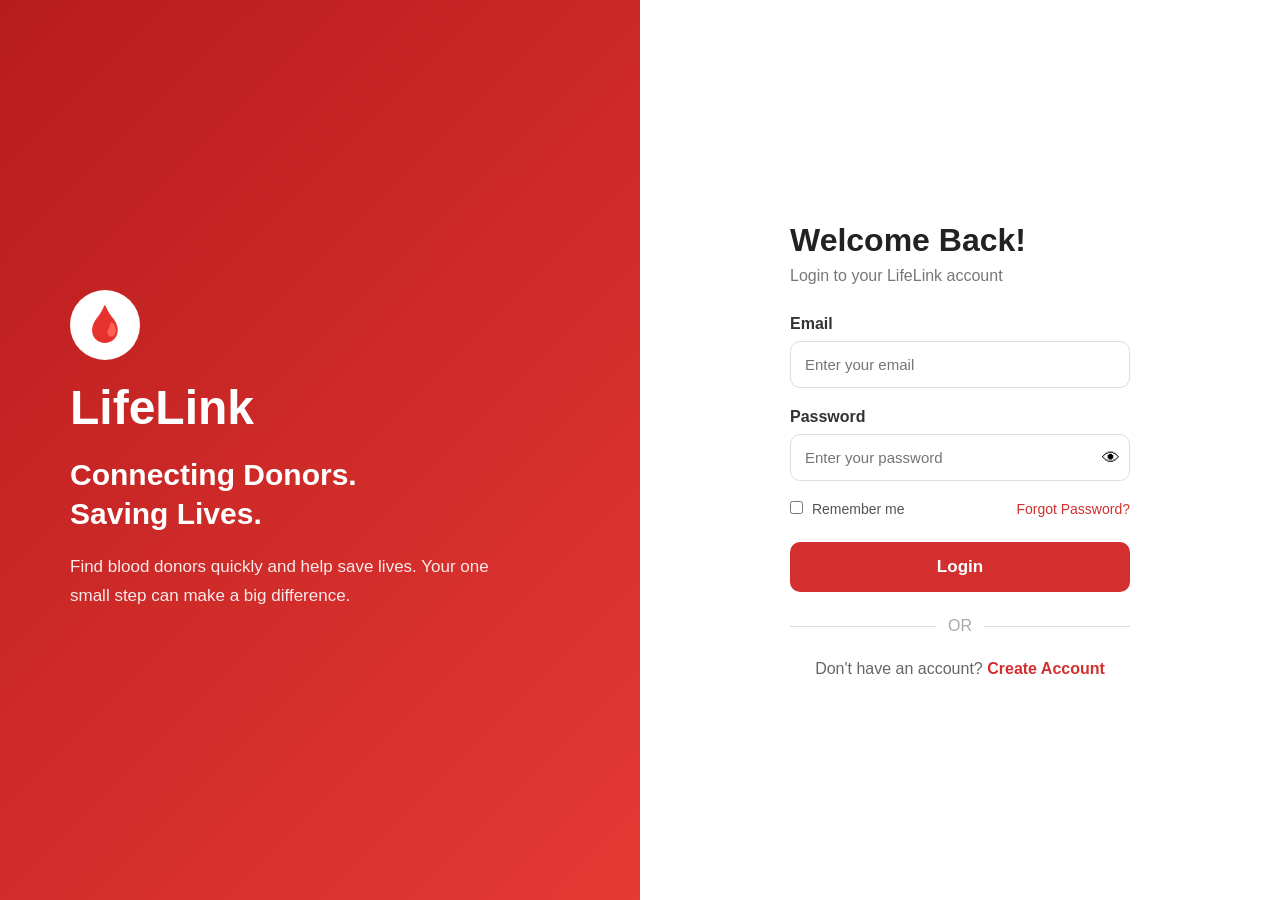
<file: index.html>
<!DOCTYPE html>
<html lang="en">
<head>
    <meta charset="UTF-8">
    <meta name="viewport" content="width=device-width, initial-scale=1.0">
    <title>LifeLink - Login</title>
    <link rel="stylesheet" href="style.css">
</head>
<body>

    <div class="container">

        <!-- Left Section -->
        <div class="left-section">
            <div class="logo">🩸</div>
            <h1>LifeLink</h1>
            <h2>Connecting Donors.<br>Saving Lives.</h2>
            <p>
                Find blood donors quickly and help save lives.
                Your one small step can make a big difference.
            </p>
        </div>

        <!-- Login Section -->
        <div class="login-section">
            <div class="login-box">

                <h2>Welcome Back!</h2>
                <p class="subtitle">Login to your LifeLink account</p>

                <form id="loginForm">

                    <div class="input-group">
                        <label>Email</label>
                        <input 
                            type="email" 
                            id="email" 
                            placeholder="Enter your email"
                            required
                        >
                    </div>

                    <div class="input-group">
                        <label>Password</label>
                        <div class="password-box">
                            <input 
                                type="password" 
                                id="password" 
                                placeholder="Enter your password"
                                required
                            >
                            <button type="button" id="togglePassword">👁</button>
                        </div>
                    </div>

                    <div class="options">
                        <label>
                            <input type="checkbox" id="remember">
                            Remember me
                        </label>

                        <a href="#" id="forgotPassword">
                            Forgot Password?
                        </a>
                    </div>

                    <button type="submit" class="login-btn">
                        Login
                    </button>

                </form>

                <div class="divider">
                    <span>OR</span>
                </div>

                <p class="register-text">
                    Don't have an account?
                    <a href="register.html">Create Account</a>
                </p>

            </div>
        </div>

    </div>

    <script src="script.js"></script>
</body>
</html>
</file>
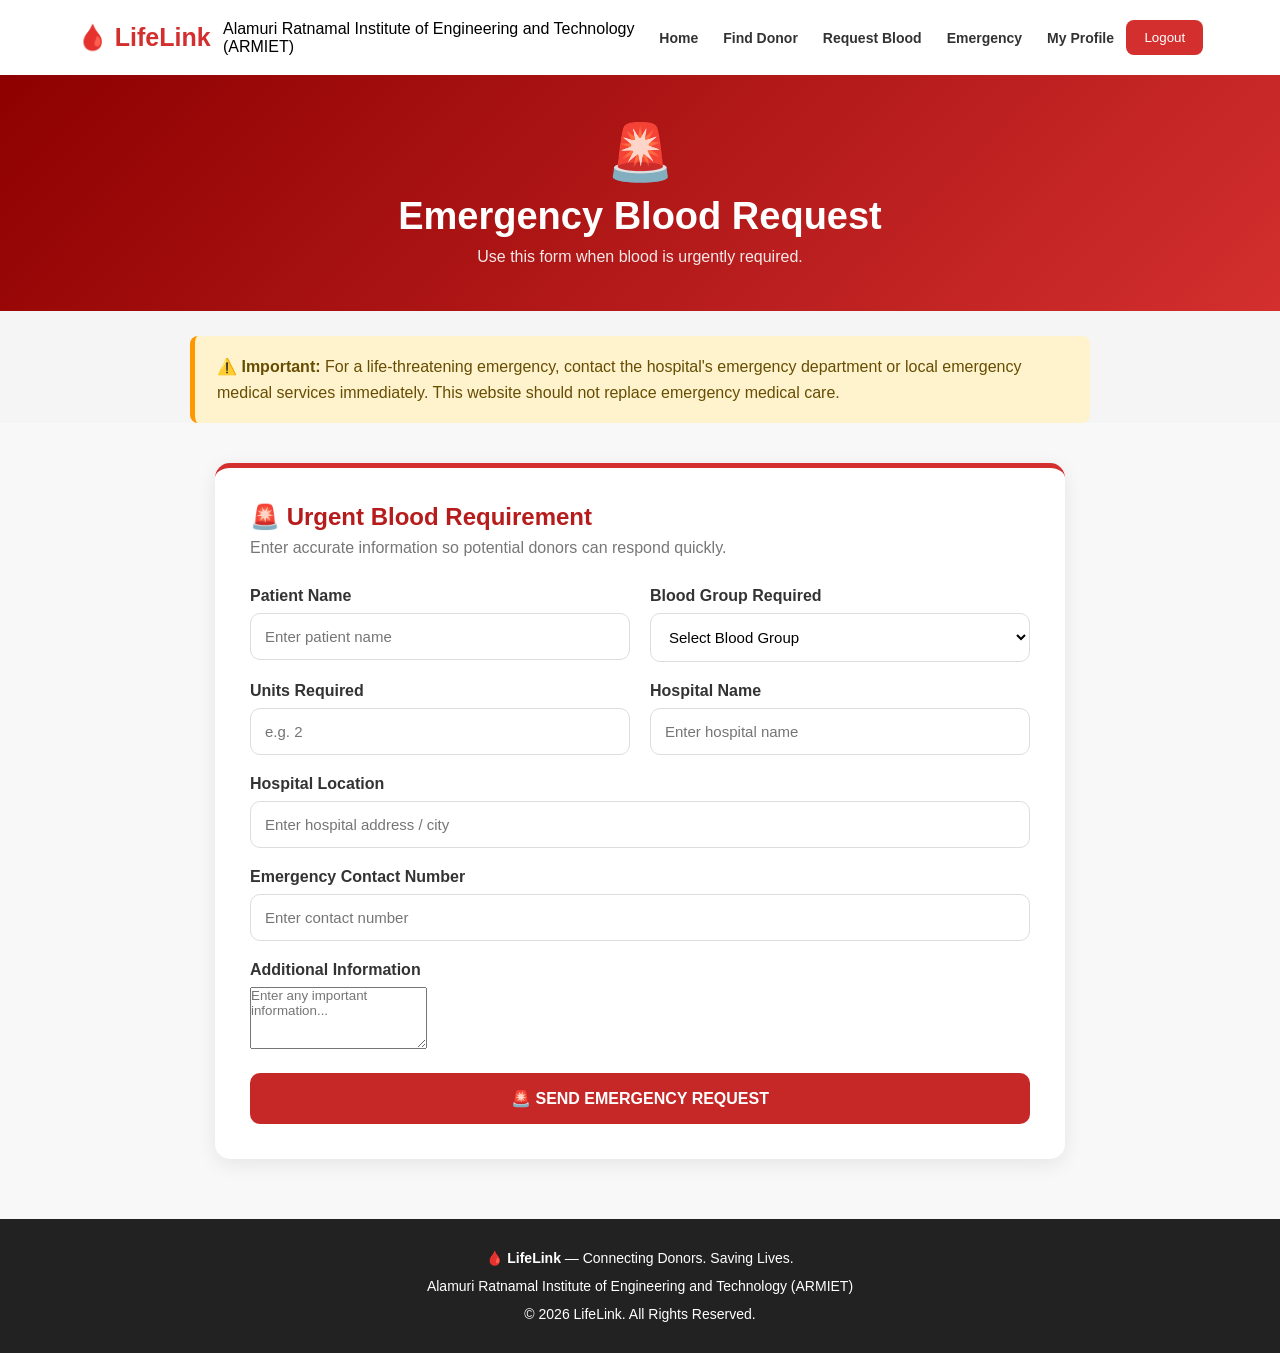
<file: emergency.html>
<!DOCTYPE html>
<html lang="en">
<head>
    <meta charset="UTF-8">
    <meta name="viewport" content="width=device-width, initial-scale=1.0">

    <title>LifeLink - Emergency</title>

    <link rel="stylesheet" href="style.css">
</head>

<body>

    <!-- Navbar -->
    <nav class="navbar">

        <div class="nav-logo">
            🩸 LifeLink
        </div>
        <p class="college-name">
    Alamuri Ratnamal Institute of Engineering and Technology
    <br>
    (ARMIET)
</p><br>

        <div class="nav-links">
            <a href="home.html">Home</a>
            <a href="find-donor.html">Find Donor</a>
            <a href="request-blood.html">Request Blood</a>
            <a href="emergency.html">Emergency</a>
            <a href="profile.html">My Profile</a>
        </div>

        <button class="logout-btn" onclick="logout()">
            Logout
        </button>

    </nav>


    <!-- Emergency Header -->
    <section class="emergency-header">

        <div class="warning-icon">
            🚨
        </div>

        <h1>Emergency Blood Request</h1>

        <p>
            Use this form when blood is urgently required.
        </p>

    </section>


    <!-- Emergency Notice -->
    <div class="emergency-notice">

        <strong>⚠️ Important:</strong>

        For a life-threatening emergency, contact
        the hospital's emergency department or local
        emergency medical services immediately.

        This website should not replace emergency medical care.

    </div>


    <!-- Emergency Form -->
    <section class="emergency-section">

        <div class="emergency-box">

            <h2>🚨 Urgent Blood Requirement</h2>

            <p class="form-description">
                Enter accurate information so potential donors
                can respond quickly.
            </p>


            <form id="emergencyForm">

                <!-- Patient -->
                <div class="form-row">

                    <div class="input-group">

                        <label>Patient Name</label>

                        <input
                            type="text"
                            id="emergencyPatient"
                            placeholder="Enter patient name"
                            required
                        >

                    </div>


                    <div class="input-group">

                        <label>Blood Group Required</label>

                        <select
                            id="emergencyBloodGroup"
                            required
                        >

                            <option value="">
                                Select Blood Group
                            </option>

                            <option value="A+">A+</option>
                            <option value="A-">A-</option>
                            <option value="B+">B+</option>
                            <option value="B-">B-</option>
                            <option value="AB+">AB+</option>
                            <option value="AB-">AB-</option>
                            <option value="O+">O+</option>
                            <option value="O-">O-</option>

                        </select>

                    </div>

                </div>


                <!-- Units + Hospital -->
                <div class="form-row">

                    <div class="input-group">

                        <label>Units Required</label>

                        <input
                            type="number"
                            id="emergencyUnits"
                            min="1"
                            max="20"
                            placeholder="e.g. 2"
                            required
                        >

                    </div>


                    <div class="input-group">

                        <label>Hospital Name</label>

                        <input
                            type="text"
                            id="emergencyHospital"
                            placeholder="Enter hospital name"
                            required
                        >

                    </div>

                </div>


                <!-- Location -->
                <div class="input-group">

                    <label>Hospital Location</label>

                    <input
                        type="text"
                        id="emergencyLocation"
                        placeholder="Enter hospital address / city"
                        required
                    >

                </div>


                <!-- Contact -->
                <div class="input-group">

                    <label>Emergency Contact Number</label>

                    <input
                        type="tel"
                        id="emergencyContact"
                        placeholder="Enter contact number"
                        required
                    >

                </div>


                <!-- Additional Information -->
                <div class="input-group">

                    <label>Additional Information</label>

                    <textarea
                        id="emergencyMessage"
                        rows="4"
                        placeholder="Enter any important information..."
                    ></textarea>

                </div>


                <!-- Emergency Button -->
                <button
                    type="submit"
                    class="emergency-submit"
                >
                    🚨 SEND EMERGENCY REQUEST
                </button>

            </form>

        </div>

    </section>


    <!-- Footer -->
    <footer>

        <p>
            🩸 <strong>LifeLink</strong>
            — Connecting Donors. Saving Lives.
        </p>

        <p>
            Alamuri Ratnamal Institute of Engineering and Technology (ARMIET)
        </p>

        <p>
            © 2026 LifeLink. All Rights Reserved.
        </p>

    </footer>


    <script src="emergency.js"></script>

</body>
</html>
</file>
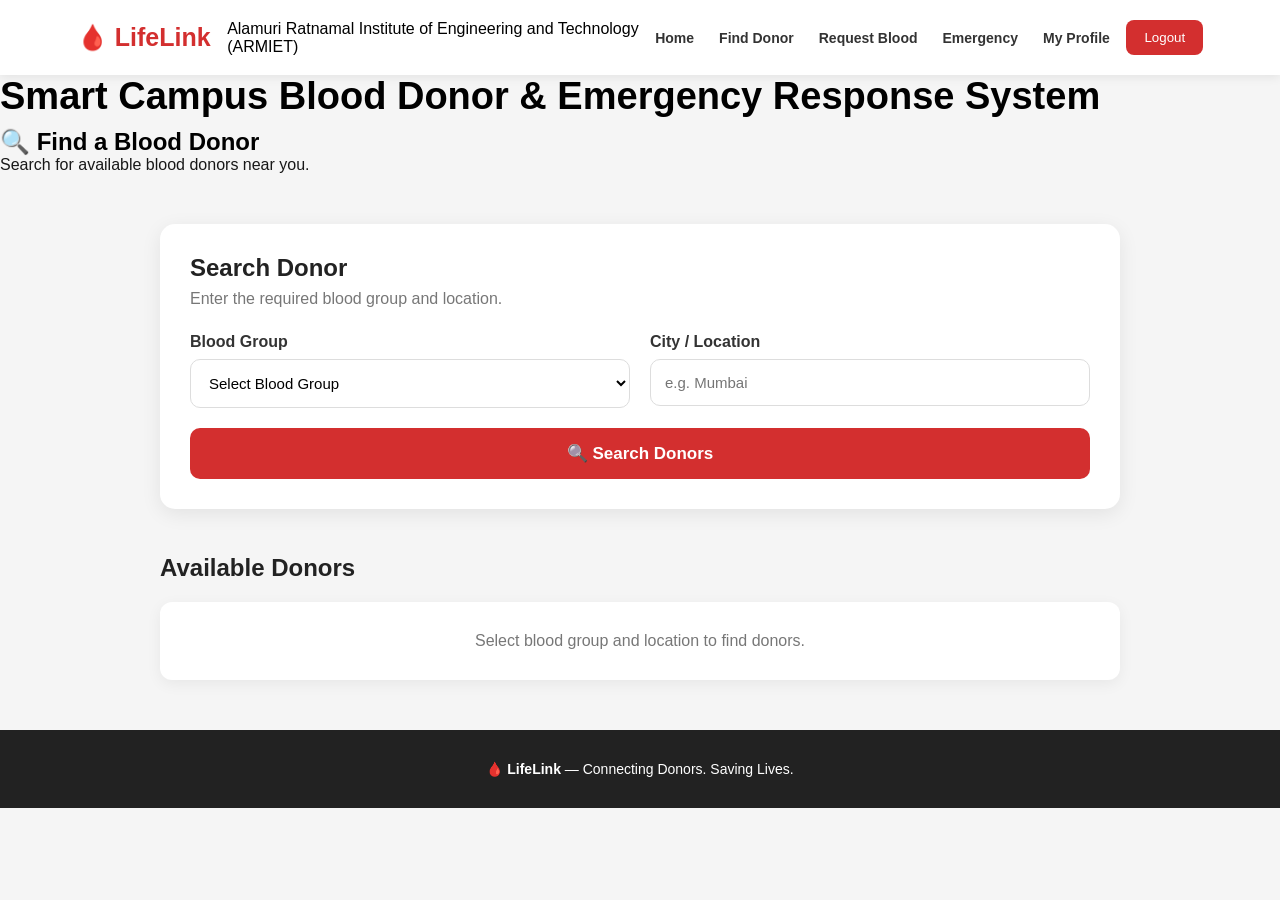
<file: find-donor.html>
<!DOCTYPE html>
<html lang="en">

<head>
    <meta charset="UTF-8">
    <meta name="viewport" content="width=device-width, initial-scale=1.0">

    <title>LifeLink - Find Donor</title>

    <link rel="stylesheet" href="style.css">
</head>

<body>

    <!-- Navbar -->
    <nav class="navbar">

        <div class="nav-logo">
            🩸 LifeLink
        </div>

        <p class="college-name">
            Alamuri Ratnamal Institute of Engineering and Technology
            <br>
            (ARMIET)
        </p>

        <div class="nav-links">
            <a href="home.html">Home</a>
            <a href="find-donor.html">Find Donor</a>
            <a href="request-blood.html">Request Blood</a>
            <a href="emergency.html">Emergency</a>
            <a href="profile.html">My Profile</a>
        </div>

        <button class="logout-btn" onclick="logout()">
            Logout
        </button>

    </nav>


    <!-- Page Header -->
    <section class="page-header">

        <h1>
            Smart Campus Blood Donor & Emergency Response System
        </h1>

        <h2>
            🔍 Find a Blood Donor
        </h2>

        <p>
            Search for available blood donors near you.
        </p>

    </section>


    <!-- Search Box -->
    <section class="donor-section">

        <div class="search-box">

            <h2>Search Donor</h2>

            <p>
                Enter the required blood group and location.
            </p>


            <div class="search-fields">

                <!-- Blood Group -->
                <div class="input-group">

                    <label for="searchBloodGroup">
                        Blood Group
                    </label>

                    <select id="searchBloodGroup">

                        <option value="">
                            Select Blood Group
                        </option>

                        <option value="A+">A+</option>
                        <option value="A-">A-</option>
                        <option value="B+">B+</option>
                        <option value="B-">B-</option>
                        <option value="AB+">AB+</option>
                        <option value="AB-">AB-</option>
                        <option value="O+">O+</option>
                        <option value="O-">O-</option>

                    </select>

                </div>


                <!-- Location -->
                <div class="input-group">

                    <label for="searchLocation">
                        City / Location
                    </label>

                    <input
                        type="text"
                        id="searchLocation"
                        placeholder="e.g. Mumbai"
                    >

                </div>

            </div>


            <button
                type="button"
                class="login-btn"
                onclick="searchDonors()"
            >
                🔍 Search Donors
            </button>

        </div>


        <!-- Results -->
        <div class="results-section">

            <h2>Available Donors</h2>

            <div id="donorResults">

                <div class="no-results">
                    Select blood group and location
                    to find donors.
                </div>

            </div>

        </div>

    </section>


    <!-- Footer -->
    <footer>

        <p>
            🩸 <strong>LifeLink</strong>
            — Connecting Donors. Saving Lives.
        </p>

    </footer>


    <!-- JavaScript -->
    <script src="script.js"></script>

</body>

</html>
</file>
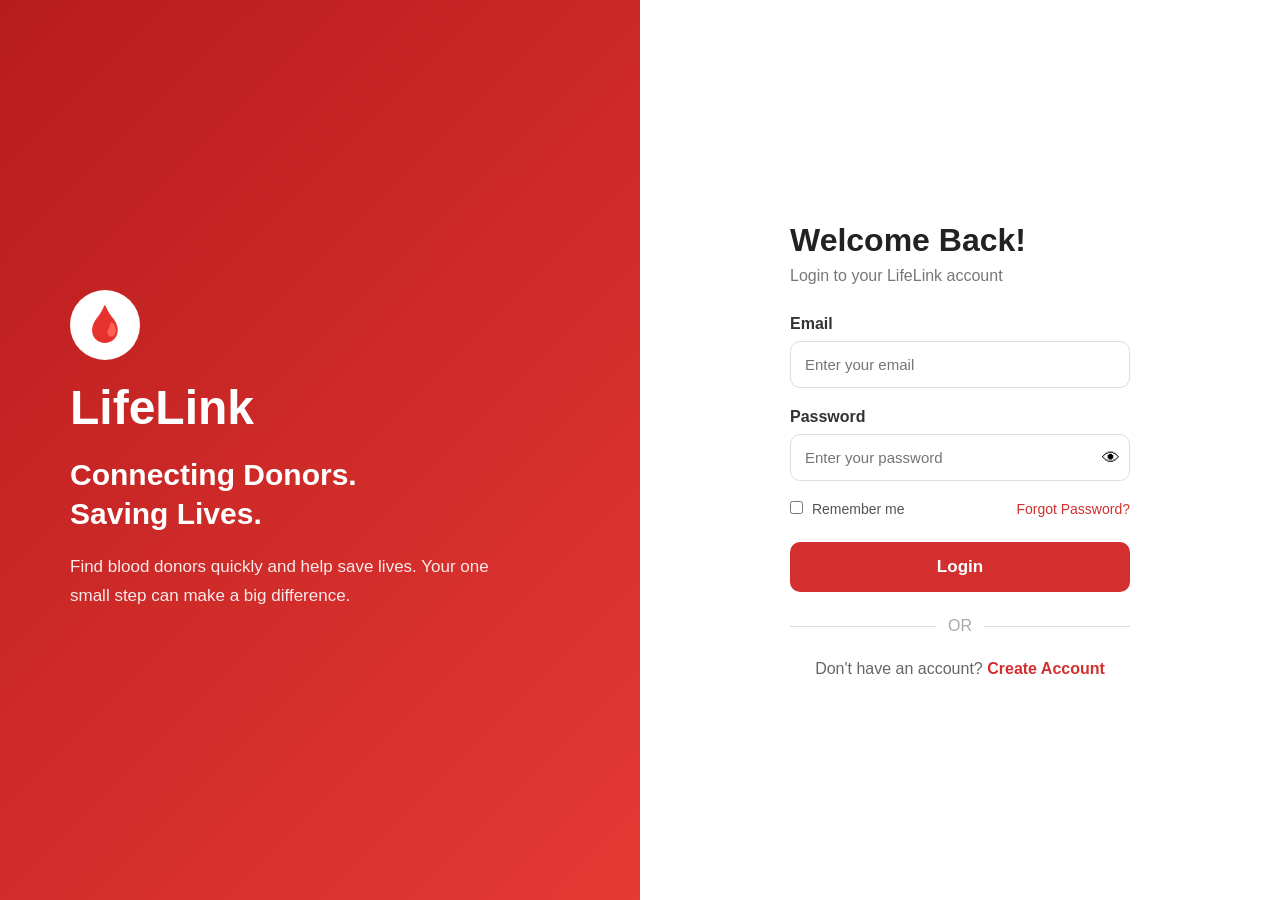
<file: home.html>
<!DOCTYPE html>
<html lang="en">

<head>

    <meta charset="UTF-8">

    <meta name="viewport"
          content="width=device-width, initial-scale=1.0">

    <title>LifeLink - Home</title>

    <link rel="stylesheet" href="style.css">

</head>


<body>


    <!-- =========================
         NAVIGATION BAR
    ========================== -->

    <nav class="navbar">


        <!-- Logo -->

        <div class="nav-logo">
            🩸 LifeLink
        </div>


        <!-- College Name -->

        <div class="college-name">

            Alamuri Ratnamal Institute of Engineering
            and Technology

            <br>

            (ARMIET)

        </div>


        <!-- Navigation Links -->

        <div class="nav-links">

            <a href="home.html">
                Home
            </a>

            <a href="find-donor.html">
                Find Donor
            </a>

            <a href="request-blood.html">
                Request Blood
            </a>

            <a href="emergency.html">
                Emergency
            </a>

            <a href="requests.html">
                My Requests
            </a>

            <a href="profile.html">
                My Profile
            </a>

        </div>


        <!-- Logout -->

        <button
            class="logout-btn"
            onclick="logout()">

            Logout

        </button>

    </nav>



    <!-- =========================
         WELCOME SECTION
    ========================== -->

    <section class="welcome-section">


        <div>


            <p class="small-title">
                WELCOME TO LIFELINK
            </p>


            <h1 class="campus-title">

                Smart Campus Blood Donor &
                Emergency Response System

            </h1>


            <h1>

                Connecting Donors.
                <br>

                <span>
                    Saving Lives.
                </span>

            </h1>


            <p>

                Find blood donors, request blood and
                help people during emergencies —
                all in one place.

            </p>


            <!-- Buttons -->

            <div class="welcome-buttons">


                <a
                    href="find-donor.html"
                    class="main-btn">

                    🩸 Find a Donor

                </a>


                <a
                    href="emergency.html"
                    class="emergency-btn">

                    🚨 Emergency

                </a>

            </div>


        </div>


        <!-- Blood Icon -->

        <div class="blood-image">

            🩸

        </div>


    </section>



    <!-- =========================
         QUICK OPTIONS
    ========================== -->

    <section class="options-section">


        <h2>
            What do you need?
        </h2>


        <p class="section-subtitle">

            Choose an option to continue

        </p>



        <div class="cards">


            <!-- FIND DONOR -->

            <a
                href="find-donor.html"
                class="card">


                <div class="card-icon">
                    🔍
                </div>


                <h3>
                    Find Donor
                </h3>


                <p>

                    Search for blood donors
                    by blood group and location.

                </p>


            </a>



            <!-- REQUEST BLOOD -->

            <a
                href="request-blood.html"
                class="card">


                <div class="card-icon">
                    🩸
                </div>


                <h3>
                    Request Blood
                </h3>


                <p>

                    Submit a blood request
                    for yourself or someone in need.

                </p>


            </a>



            <!-- EMERGENCY -->

            <a
                href="emergency.html"
                class="card emergency-card">


                <div class="card-icon">
                    🚨
                </div>


                <h3>
                    Emergency
                </h3>


                <p>

                    Send an urgent blood request
                    during an emergency.

                </p>


            </a>



            <!-- MY REQUESTS -->

            <a
                href="requests.html"
                class="card">


                <div class="card-icon">
                    📋
                </div>


                <h3>
                    My Requests
                </h3>


                <p>

                    View and track your
                    blood requests.

                </p>


            </a>



            <!-- MY PROFILE -->

            <a
                href="profile.html"
                class="card">


                <div class="card-icon">
                    👤
                </div>


                <h3>
                    My Profile
                </h3>


                <p>

                    View and manage your
                    LifeLink account details.

                </p>


            </a>


        </div>

    </section>



    <!-- =========================
         HOW LIFELINK WORKS
    ========================== -->

    <section class="how-section">


        <h2>
            How LifeLink Works
        </h2>


        <div class="steps">


            <!-- STEP 1 -->

            <div class="step">


                <div>
                    1
                </div>


                <h3>
                    Register
                </h3>


                <p>

                    Create your LifeLink
                    account.

                </p>


            </div>
            <!-- STEP 2 -->

            <div class="step">

                <div>
                    2
                </div>

                <h3>
                    Find or Request
                </h3>

                <p>
                    Find a donor or request blood
                    when needed.
                </p>

            </div>


            <!-- STEP 3 -->

            <div class="step">

                <div>
                    3
                </div>

                <h3>
                    Connect
                </h3>

                <p>
                    Connect with people
                    who can help.
                </p>

            </div>


            <!-- STEP 4 -->

            <div class="step">

                <div>
                    4
                </div>

                <h3>
                    Save a Life
                </h3>

                <p>
                    Every donation can
                    make a difference.
                </p>

            </div>

        </div>

    </section>



    <!-- =========================
         COLLEGE SECTION
    ========================== -->

    <section class="college-section">

        <h2>
            🏫 Academic Project
        </h2>

        <p>
            <strong>LifeLink</strong>
            is a Smart Campus Blood Donor &
            Emergency Response System developed at
        </p>

        <h3>
            Alamuri Ratnamal Institute of Engineering
            and Technology
            <br>
            (ARMIET)
        </h3>

    </section>



    <!-- =========================
         FOOTER
    ========================== -->

    <footer>

        <p>
            🩸 <strong>LifeLink</strong>
            — Connecting Donors. Saving Lives.
        </p>

        <p>
            Alamuri Ratnamal Institute of Engineering
            and Technology (ARMIET)
        </p>

        <p>
            © 2026 LifeLink. All Rights Reserved.
        </p>

    </footer>



    <!-- JavaScript -->

    <script src="script.js"></script>

</body>

</html>
</file>
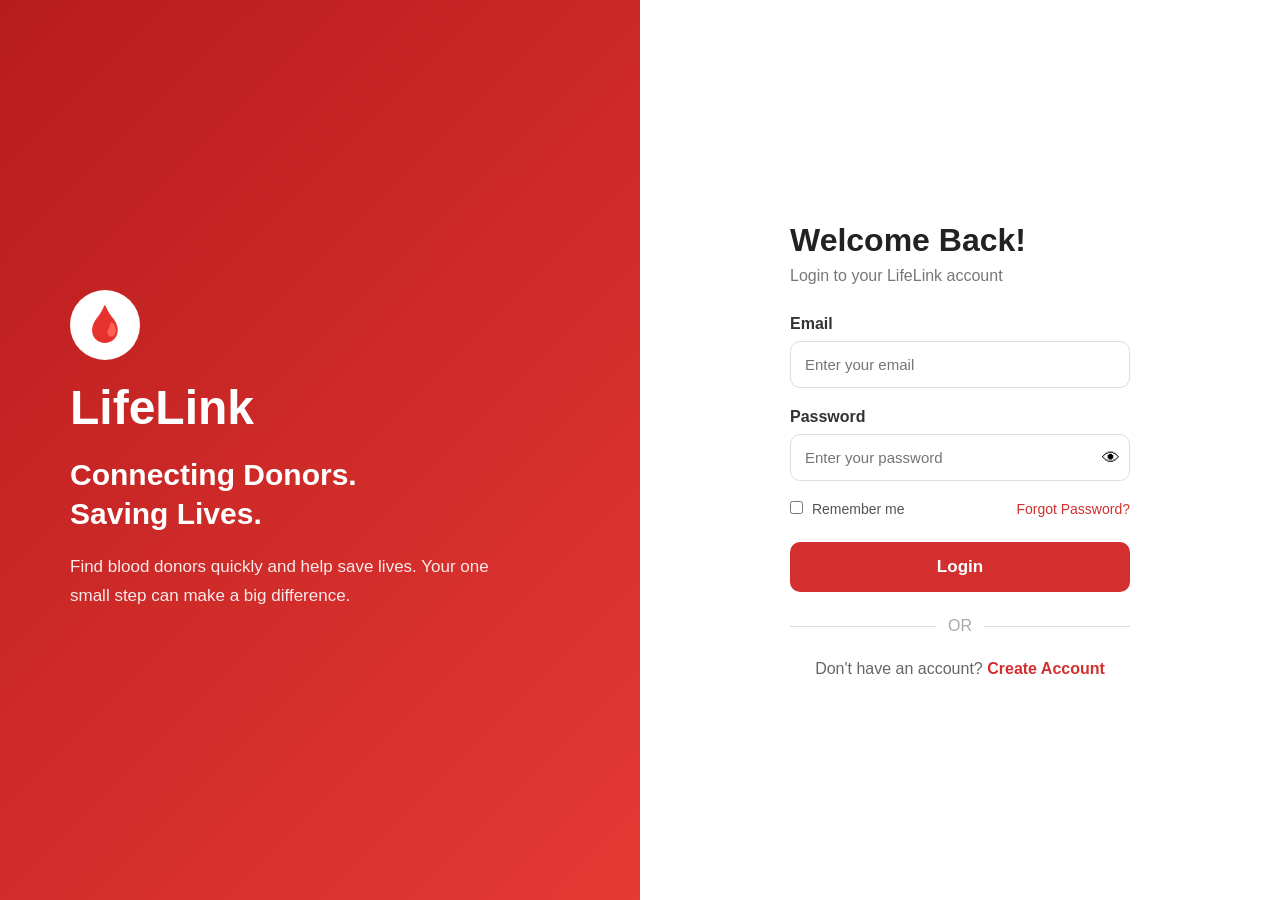
<file: profile.html>
<!DOCTYPE html>
<html lang="en">
<head>
    <meta charset="UTF-8">
    <meta name="viewport" content="width=device-width, initial-scale=1.0">

    <title>LifeLink - My Profile</title>

    <link rel="stylesheet" href="style.css">
</head>

<body>

    <!-- Navbar -->
    <nav class="navbar">

        <div class="nav-logo">
            🩸 LifeLink
        </div>
        <p class="college-name">
    Alamuri Ratnamal Institute of Engineering and Technology
    <br>
    (ARMIET)
</p>

        <div class="nav-links">
            <a href="home.html">Home</a>
            <a href="find-donor.html">Find Donor</a>
            <a href="request-blood.html">Request Blood</a>
            <a href="emergency.html">Emergency</a>
            <a href="profile.html">My Profile</a>
        </div>

        <button class="logout-btn" onclick="logout()">
            Logout
        </button>

    </nav>


    <!-- Profile Header -->
    <section class="profile-header">

        <div class="profile-icon">
            👤
        </div>

        <h1>My Profile</h1>

        <p>
            Manage your LifeLink account details
        </p>

    </section>


    <!-- Profile Section -->
    <section class="profile-section">

        <div class="profile-card">

            <div class="profile-top">

                <div class="big-profile-icon">
                    👤
                </div>

                <div>
                    <h2 id="profileName">
                        User Name
                    </h2>

                    <p id="profileType">
                        LifeLink User
                    </p>
                </div>

            </div>


            <!-- Details -->

            <div class="profile-details">

                <div class="detail-box">
                    <span>📧</span>

                    <div>
                        <small>Email</small>
                        <p id="profileEmail">-</p>
                    </div>
                </div>


                <div class="detail-box">
                    <span>📱</span>

                    <div>
                        <small>Mobile Number</small>
                        <p id="profileMobile">-</p>
                    </div>
                </div>


                <div class="detail-box blood-detail">
                    <span>🩸</span>

                    <div>
                        <small>Blood Group</small>
                        <p id="profileBloodGroup">-</p>
                    </div>
                </div>


                <div class="detail-box">
                    <span>📍</span>

                    <div>
                        <small>City / Location</small>
                        <p id="profileLocation">-</p>
                    </div>
                </div>


                <div class="detail-box">
                    <span>👥</span>

                    <div>
                        <small>Account Type</small>
                        <p id="profileUserType">-</p>
                    </div>
                </div>

            </div>


            <!-- Action Buttons -->

            <div class="profile-actions">

    <button
        class="edit-profile-btn"
        onclick="editProfile()"
    >
        ✏️ Edit Profile
    </button>

    <a
        href="donation-certificate.html"
        class="certificate-btn"
    >
        🩸 Generate Donation Certificate
    </a>

    <button
        class="delete-profile-btn"
        onclick="deleteAccount()"
    >
        Delete Account
    </button>

</div>

        </div>


        <!-- College Information -->

        <div class="college-card">

            <div class="college-logo">
                🎓
            </div>

            <div>
                <h3>
                    LifeLink Project
                </h3>

                <p>
                    Alamuri Ratnamal Institute of Engineering
                    and Technology (ARMIET)
                </p>
            </div>

        </div>

    </section>


    <!-- Footer -->
    <footer>

        <p>
            🩸 <strong>LifeLink</strong>
            — Connecting Donors. Saving Lives.
        </p>

        <p>
            Alamuri Ratnamal Institute of Engineering and Technology (ARMIET)
        </p>

        <p>
            © 2026 LifeLink. All Rights Reserved.
        </p>

    </footer>


    <script src="profile.js"></script>

</body>
</html>
</file>
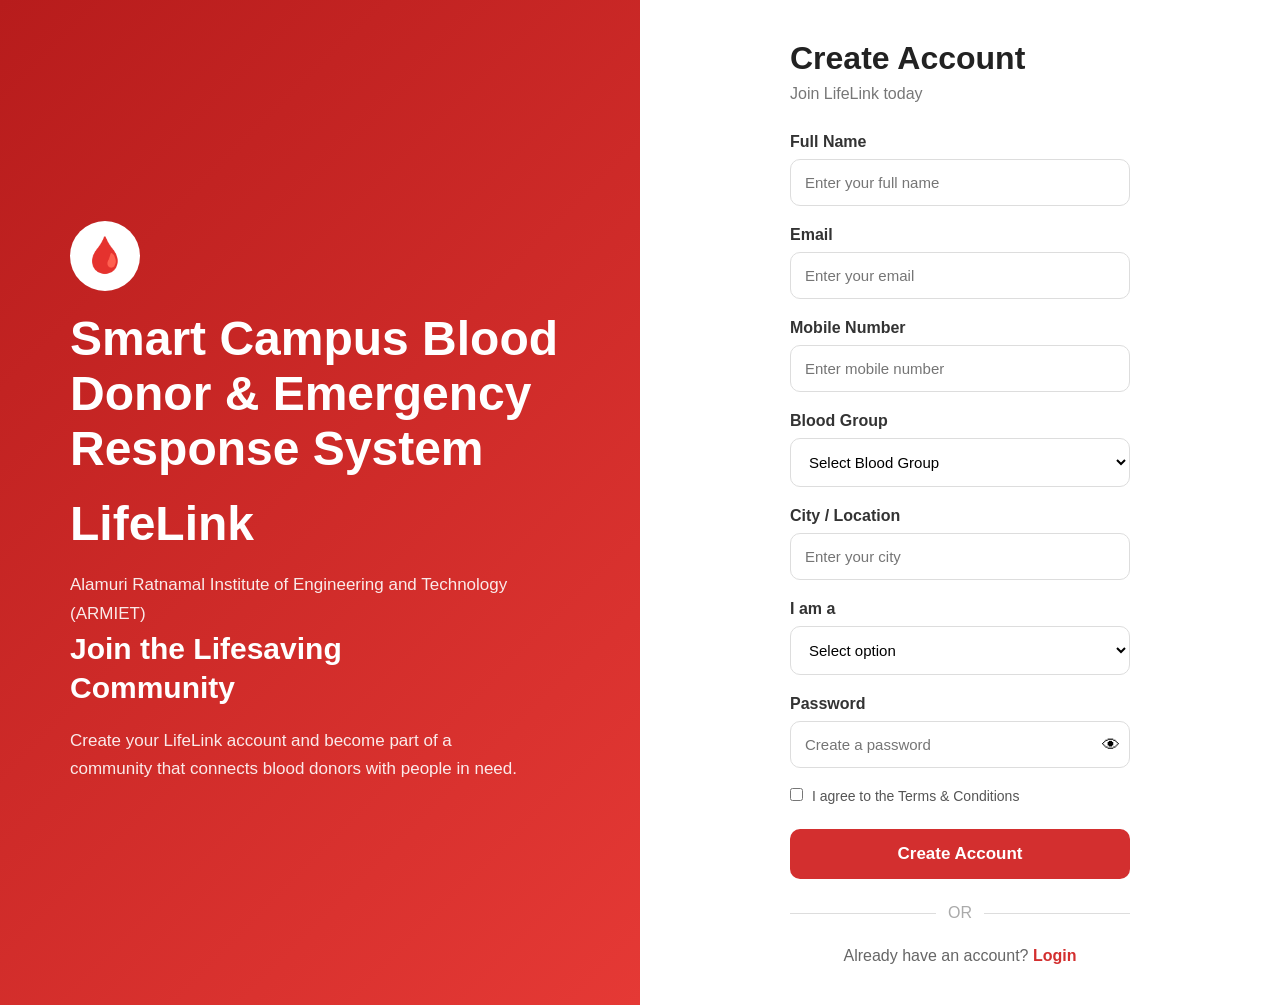
<file: register.html>
<!DOCTYPE html>
<html lang="en">

<head>
    <meta charset="UTF-8">
    <meta name="viewport" content="width=device-width, initial-scale=1.0">

    <title>LifeLink - Register</title>

    <link rel="stylesheet" href="style.css">
</head>

<body>

<div class="container">

    <!-- Left Section -->
    <div class="left-section">

        <div class="logo">🩸</div>

        <h1>
            Smart Campus Blood Donor & Emergency Response System
        </h1>

        <h1>LifeLink</h1>

        <p class="college-name">
            Alamuri Ratnamal Institute of Engineering and Technology
            <br>
            (ARMIET)
        </p>

        <h2>
            Join the Lifesaving<br>
            Community
        </h2>

        <p>
            Create your LifeLink account and become
            part of a community that connects blood
            donors with people in need.
        </p>

    </div>


    <!-- Register Section -->
    <div class="login-section">

        <div class="login-box">

            <h2>Create Account</h2>

            <p class="subtitle">
                Join LifeLink today
            </p>

            <form id="registerForm">

                <div class="input-group">
                    <label>Full Name</label>

                    <input
                        type="text"
                        id="name"
                        placeholder="Enter your full name"
                        required
                    >
                </div>


                <div class="input-group">
                    <label>Email</label>

                    <input
                        type="email"
                        id="registerEmail"
                        placeholder="Enter your email"
                        required
                    >
                </div>


                <div class="input-group">
                    <label>Mobile Number</label>

                    <input
                        type="tel"
                        id="mobile"
                        placeholder="Enter mobile number"
                        required
                    >
                </div>


                <div class="input-group">
                    <label>Blood Group</label>

                    <select id="bloodGroup" required>

                        <option value="">
                            Select Blood Group
                        </option>

                        <option value="A+">A+</option>
                        <option value="A-">A-</option>
                        <option value="B+">B+</option>
                        <option value="B-">B-</option>
                        <option value="AB+">AB+</option>
                        <option value="AB-">AB-</option>
                        <option value="O+">O+</option>
                        <option value="O-">O-</option>

                    </select>
                </div>


                <div class="input-group">
                    <label>City / Location</label>

                    <input
                        type="text"
                        id="location"
                        placeholder="Enter your city"
                        required
                    >
                </div>


                <div class="input-group">
                    <label>I am a</label>

                    <select id="userType" required>

                        <option value="">
                            Select option
                        </option>

                        <option value="Donor">
                            Blood Donor
                        </option>

                        <option value="Seeker">
                            Blood Seeker
                        </option>

                    </select>
                </div>


                <div class="input-group">
                    <label>Password</label>

                    <div class="password-box">

                        <input
                            type="password"
                            id="registerPassword"
                            placeholder="Create a password"
                            required
                        >

                        <button
                            type="button"
                            id="registerToggle"
                        >
                            👁
                        </button>

                    </div>
                </div>


                <div class="options">

                    <label>
                        <input type="checkbox" required>

                        I agree to the Terms & Conditions

                    </label>

                </div>


                <button
                    type="submit"
                    class="login-btn"
                >
                    Create Account
                </button>

            </form>


            <div class="divider">
                <span>OR</span>
            </div>


            <p class="register-text">

                Already have an account?

                <a href="index.html">
                    Login
                </a>

            </p>

        </div>

    </div>

</div>


<script src="register.js"></script>

</body>
</html>
</file>
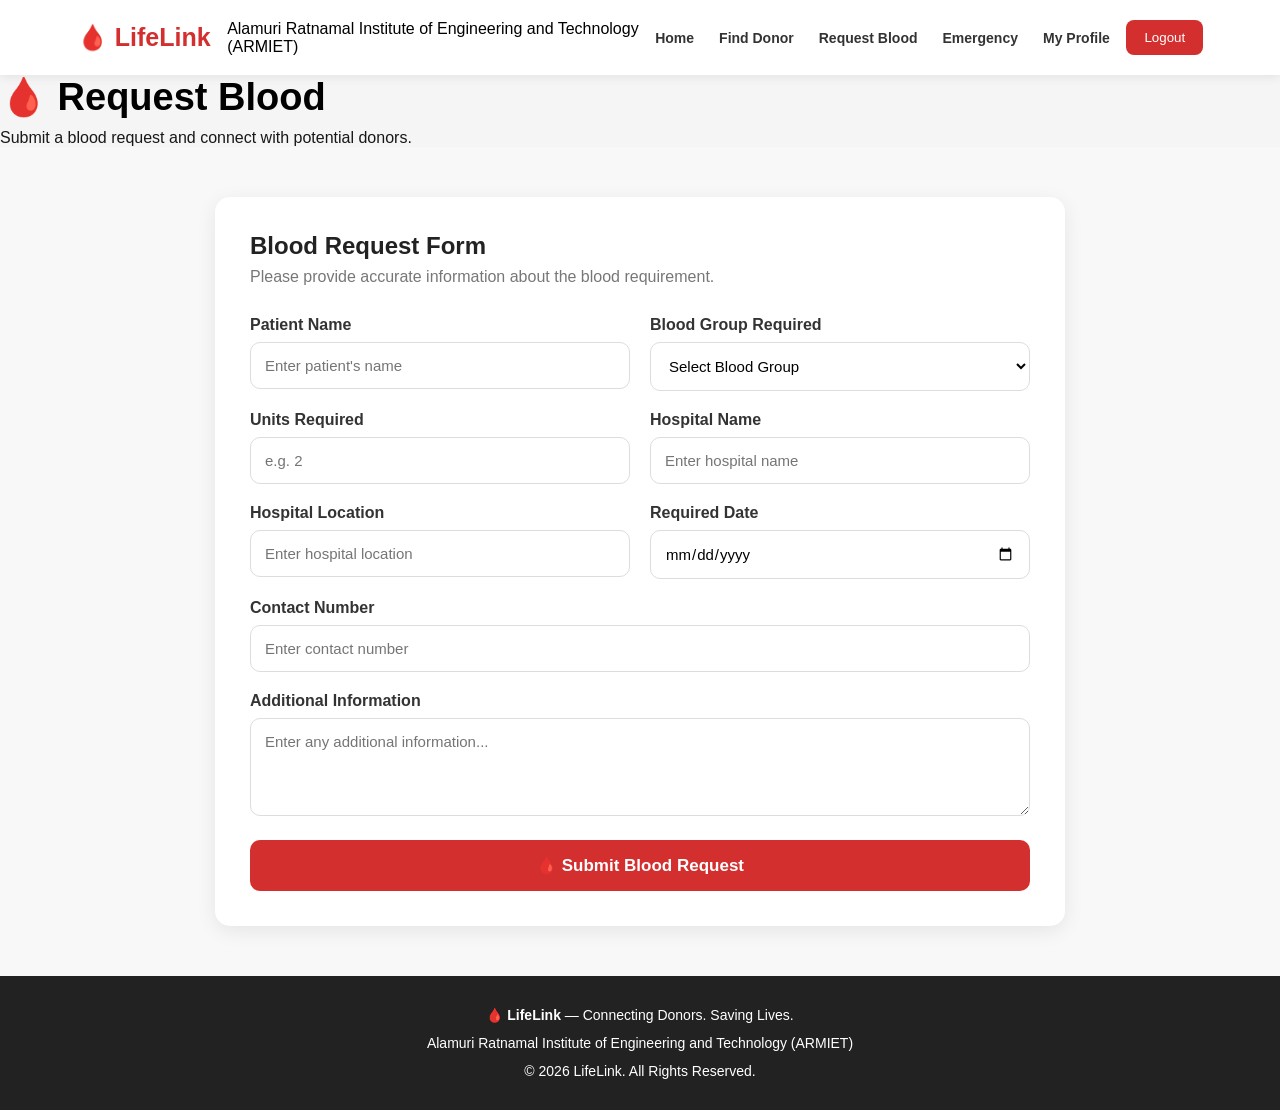
<file: request-blood.html>
<!DOCTYPE html>
<html lang="en">
<head>
    <meta charset="UTF-8">
    <meta name="viewport" content="width=device-width, initial-scale=1.0">

    <title>LifeLink - Request Blood</title>

    <link rel="stylesheet" href="style.css">
</head>

<body>

    <!-- Navbar -->
    <nav class="navbar">

        <div class="nav-logo">
            🩸 LifeLink
        </div>
        <p class="college-name">
    Alamuri Ratnamal Institute of Engineering and Technology
    <br>
    (ARMIET)
</p>

        <div class="nav-links">
            <a href="home.html">Home</a>
            <a href="find-donor.html">Find Donor</a>
            <a href="request-blood.html">Request Blood</a>
            <a href="emergency.html">Emergency</a>
            <a href="profile.html">My Profile</a>
        </div>

        <button class="logout-btn" onclick="logout()">
            Logout
        </button>

    </nav>


    <!-- Header -->
    <section class="page-header">

        <h1>🩸 Request Blood</h1>

        <p>
            Submit a blood request and connect with potential donors.
        </p>

    </section>


    <!-- Request Form -->
    <section class="request-section">

        <div class="request-box">

            <h2>Blood Request Form</h2>

            <p class="form-description">
                Please provide accurate information about the blood requirement.
            </p>


            <form id="bloodRequestForm">

                <!-- Patient Name -->
                <div class="form-row">

                    <div class="input-group">

                        <label>Patient Name</label>

                        <input
                            type="text"
                            id="patientName"
                            placeholder="Enter patient's name"
                            required
                        >

                    </div>


                    <!-- Blood Group -->
                    <div class="input-group">

                        <label>Blood Group Required</label>

                        <select id="requiredBloodGroup" required>

                            <option value="">
                                Select Blood Group
                            </option>

                            <option value="A+">A+</option>
                            <option value="A-">A-</option>
                            <option value="B+">B+</option>
                            <option value="B-">B-</option>
                            <option value="AB+">AB+</option>
                            <option value="AB-">AB-</option>
                            <option value="O+">O+</option>
                            <option value="O-">O-</option>

                        </select>

                    </div>

                </div>


                <!-- Units + Hospital -->
                <div class="form-row">

                    <div class="input-group">

                        <label>Units Required</label>

                        <input
                            type="number"
                            id="units"
                            min="1"
                            max="20"
                            placeholder="e.g. 2"
                            required
                        >

                    </div>


                    <div class="input-group">

                        <label>Hospital Name</label>

                        <input
                            type="text"
                            id="hospital"
                            placeholder="Enter hospital name"
                            required
                        >

                    </div>

                </div>


                <!-- Location + Date -->
                <div class="form-row">

                    <div class="input-group">

                        <label>Hospital Location</label>

                        <input
                            type="text"
                            id="hospitalLocation"
                            placeholder="Enter hospital location"
                            required
                        >

                    </div>


                    <div class="input-group">

                        <label>Required Date</label>

                        <input
                            type="date"
                            id="requiredDate"
                            required
                        >

                    </div>

                </div>


                <!-- Contact -->
                <div class="input-group">

                    <label>Contact Number</label>

                    <input
                        type="tel"
                        id="contactNumber"
                        placeholder="Enter contact number"
                        required
                    >

                </div>


                <!-- Additional Message -->
                <div class="input-group">

                    <label>Additional Information</label>

                    <textarea
                        id="message"
                        rows="4"
                        placeholder="Enter any additional information..."
                    ></textarea>

                </div>


                <!-- Submit -->
                <button
                    type="submit"
                    class="login-btn"
                >
                    🩸 Submit Blood Request
                </button>

            </form>

        </div>

    </section>


    <!-- Footer -->
    <footer>

        <p>
            🩸 <strong>LifeLink</strong>
            — Connecting Donors. Saving Lives.
        </p>

        <p>
            Alamuri Ratnamal Institute of Engineering and Technology (ARMIET)
        </p>

        <p>
            © 2026 LifeLink. All Rights Reserved.
        </p>

    </footer>


    <script src="request-blood.js"></script>

</body>
</html>
</file>
<file: style.css>
* {
    margin: 0;
    padding: 0;
    box-sizing: border-box;
    font-family: Arial, sans-serif;
}

body {
    min-height: 100vh;
    background: #f5f5f5;
}

.container {
    min-height: 100vh;
    display: flex;
}

/* Left Section */

.left-section {
    width: 50%;
    background: linear-gradient(135deg, #b71c1c, #e53935);
    color: white;
    display: flex;
    flex-direction: column;
    justify-content: center;
    padding: 70px;
}

.logo {
    width: 70px;
    height: 70px;
    background: white;
    color: #d32f2f;
    border-radius: 50%;
    display: flex;
    align-items: center;
    justify-content: center;
    font-size: 35px;
    margin-bottom: 20px;
}

.left-section h1 {
    font-size: 48px;
    margin-bottom: 20px;
}

.left-section h2 {
    font-size: 30px;
    line-height: 1.3;
    margin-bottom: 20px;
}

.left-section p {
    max-width: 450px;
    line-height: 1.7;
    font-size: 17px;
    opacity: 0.9;
}

/* Login Section */

.login-section {
    width: 50%;
    display: flex;
    align-items: center;
    justify-content: center;
    background: #ffffff;
}

.login-box {
    width: 420px;
    padding: 40px;
}

.login-box h2 {
    color: #222;
    font-size: 32px;
    margin-bottom: 8px;
}

.subtitle {
    color: #777;
    margin-bottom: 30px;
}

/* Input */

.input-group {
    margin-bottom: 20px;
}

.input-group label {
    display: block;
    margin-bottom: 8px;
    font-weight: bold;
    color: #333;
}

.input-group input {
    width: 100%;
    padding: 14px;
    border: 1px solid #ddd;
    border-radius: 10px;
    font-size: 15px;
    outline: none;
    transition: 0.3s;
}

.input-group input:focus {
    border-color: #d32f2f;
    box-shadow: 0 0 5px rgba(211, 47, 47, 0.2);
}

/* Password */

.password-box {
    position: relative;
}

.password-box input {
    padding-right: 45px;
}

.password-box button {
    position: absolute;
    right: 10px;
    top: 50%;
    transform: translateY(-50%);
    border: none;
    background: transparent;
    cursor: pointer;
    font-size: 18px;
}

/* Options */

.options {
    display: flex;
    justify-content: space-between;
    align-items: center;
    margin-bottom: 25px;
    font-size: 14px;
}

.options label {
    color: #555;
}

.options input {
    margin-right: 5px;
}

.options a {
    color: #d32f2f;
    text-decoration: none;
}

/* Login Button */

.login-btn {
    width: 100%;
    padding: 15px;
    border: none;
    border-radius: 10px;
    background: #d32f2f;
    color: white;
    font-size: 17px;
    font-weight: bold;
    cursor: pointer;
    transition: 0.3s;
}

.login-btn:hover {
    background: #b71c1c;
    transform: translateY(-2px);
}

/* Divider */

.divider {
    display: flex;
    align-items: center;
    margin: 25px 0;
    color: #aaa;
}

.divider::before,
.divider::after {
    content: "";
    flex: 1;
    height: 1px;
    background: #ddd;
}

.divider span {
    margin: 0 12px;
}

/* Register */

.register-text {
    text-align: center;
    color: #666;
}

.register-text a {
    color: #d32f2f;
    font-weight: bold;
    text-decoration: none;
}

/* Mobile */

@media (max-width: 768px) {

    .container {
        flex-direction: column;
    }

    .left-section,
    .login-section {
        width: 100%;
    }

    .left-section {
        padding: 40px 30px;
        text-align: center;
        align-items: center;
    }

    .left-section h1 {
        font-size: 38px;
    }

    .left-section h2 {
        font-size: 24px;
    }

    .login-box {
        width: 100%;
        max-width: 450px;
        padding: 35px 25px;
    }
}
.input-group select {
    width: 100%;
    padding: 14px;
    border: 1px solid #ddd;
    border-radius: 10px;
    font-size: 15px;
    outline: none;
    background: white;
    cursor: pointer;
}

.input-group select:focus {
    border-color: #d32f2f;
    box-shadow: 0 0 5px rgba(211, 47, 47, 0.2);
}
/* =========================
   HOME PAGE
========================= */

.navbar {
    height: 75px;
    background: white;
    display: flex;
    align-items: center;
    justify-content: space-between;
    padding: 0 6%;
    box-shadow: 0 2px 10px rgba(0,0,0,0.08);
}

.nav-logo {
    font-size: 25px;
    font-weight: bold;
    color: #d32f2f;
}

.nav-links {
    display: flex;
    gap: 25px;
}

.nav-links a {
    color: #333;
    text-decoration: none;
    font-size: 14px;
    font-weight: 600;
}

.nav-links a:hover {
    color: #d32f2f;
}

.logout-btn {
    background: #d32f2f;
    color: white;
    border: none;
    padding: 10px 18px;
    border-radius: 8px;
    cursor: pointer;
}


/* Welcome */

.welcome-section {
    min-height: 430px;
    background: linear-gradient(135deg, #b71c1c, #e53935);
    color: white;

    display: flex;
    align-items: center;
    justify-content: space-between;

    padding: 60px 10%;
}

.small-title {
    font-size: 14px;
    letter-spacing: 2px;
    font-weight: bold;
    margin-bottom: 15px;
}

.welcome-section h1 {
    font-size: 48px;
    line-height: 1.2;
    margin-bottom: 20px;
}

.welcome-section h1 span {
    color: #ffe5e5;
}

.welcome-section p {
    max-width: 550px;
    line-height: 1.7;
}

.welcome-buttons {
    display: flex;
    gap: 15px;
    margin-top: 30px;
}

.main-btn,
.emergency-btn {
    padding: 14px 22px;
    border-radius: 9px;
    text-decoration: none;
    font-weight: bold;
}

.main-btn {
    background: white;
    color: #d32f2f;
}

.emergency-btn {
    background: #8e0000;
    color: white;
}

.blood-image {
    width: 220px;
    height: 220px;

    display: flex;
    align-items: center;
    justify-content: center;

    font-size: 130px;

    background: rgba(255,255,255,0.12);
    border-radius: 50%;
}


/* Options */

.options-section {
    padding: 60px 8%;
    text-align: center;
    background: #fafafa;
}

.options-section h2,
.how-section h2 {
    font-size: 30px;
    color: #222;
}

.section-subtitle {
    color: #777;
    margin-top: 8px;
}


.cards {
    display: grid;
    grid-template-columns: repeat(4, 1fr);
    gap: 22px;
    margin-top: 35px;
}

.card {
    background: white;
    padding: 30px 22px;
    border-radius: 15px;

    text-decoration: none;
    color: #333;

    box-shadow: 0 5px 20px rgba(0,0,0,0.07);

    transition: 0.3s;
}

.card:hover {
    transform: translateY(-8px);
    box-shadow: 0 10px 25px rgba(211,47,47,0.15);
}

.card-icon {
    width: 60px;
    height: 60px;

    margin: auto auto 18px;

    background: #ffebee;
    border-radius: 50%;

    display: flex;
    align-items: center;
    justify-content: center;

    font-size: 28px;
}

.card h3 {
    margin-bottom: 10px;
    color: #d32f2f;
}

.card p {
    color: #777;
    line-height: 1.6;
    font-size: 14px;
}


/* How it works */

.how-section {
    padding: 60px 8%;
    text-align: center;
}

.steps {
    display: flex;
    justify-content: center;
    gap: 70px;
    margin-top: 40px;
}

.step {
    max-width: 220px;
}

.step > div {
    width: 50px;
    height: 50px;

    margin: auto auto 15px;

    border-radius: 50%;

    background: #d32f2f;
    color: white;

    display: flex;
    align-items: center;
    justify-content: center;

    font-weight: bold;
    font-size: 20px;
}

.step h3 {
    margin-bottom: 8px;
}

.step p {
    color: #777;
    font-size: 14px;
}


/* Footer */

footer {
    background: #222;
    color: white;
    text-align: center;
    padding: 25px;
    line-height: 2;
    font-size: 14px;
}


/* Responsive */

@media (max-width: 900px) {

    .nav-links {
        display: none;
    }

    .welcome-section {
        flex-direction: column;
        text-align: center;
        gap: 40px;
    }

    .welcome-section h1 {
        font-size: 38px;
    }

    .welcome-buttons {
        justify-content: center;
    }

    .cards {
        grid-template-columns: repeat(2, 1fr);
    }

    .steps {
        flex-direction: column;
        align-items: center;
        gap: 35px;
    }
}


@media (max-width: 600px) {

    .cards {
        grid-template-columns: 1fr;
    }

    .welcome-section {
        padding: 45px 25px;
    }

    .blood-image {
        width: 160px;
        height: 160px;
        font-size: 90px;
    }

    .navbar {
        padding: 0 20px;
    }
}
```
```css
/* =========================
   FIND DONOR PAGE
========================= */

.page-header {
    background: linear-gradient(135deg, #b71c1c, #e53935);
    color: white;
    text-align: center;
    padding: 55px 20px;
}

.page-header h1 {
    font-size: 38px;
    margin-bottom: 10px;
}

.page-header p {
    font-size: 16px;
    opacity: 0.9;
}


.donor-section {
    max-width: 1000px;
    margin: auto;
    padding: 50px 20px;
}


.search-box {
    background: white;
    padding: 30px;
    border-radius: 15px;

    box-shadow: 0 5px 20px rgba(0,0,0,0.08);

    margin-bottom: 45px;
}

.search-box h2 {
    color: #222;
    margin-bottom: 8px;
}

.search-box > p {
    color: #777;
    margin-bottom: 25px;
}


.search-fields {
    display: grid;
    grid-template-columns: 1fr 1fr;
    gap: 20px;
}


.results-section h2 {
    margin-bottom: 20px;
    color: #222;
}


.donor-card {
    background: white;

    display: flex;
    align-items: center;
    gap: 20px;

    padding: 22px;
    margin-bottom: 15px;

    border-radius: 12px;

    box-shadow: 0 4px 15px rgba(0,0,0,0.07);
}


.donor-avatar {
    width: 60px;
    height: 60px;

    background: #ffebee;

    border-radius: 50%;

    display: flex;
    align-items: center;
    justify-content: center;

    font-size: 28px;
}


.donor-info {
    flex: 1;
}


.donor-info h3 {
    color: #d32f2f;
    margin-bottom: 7px;
}


.donor-info p {
    color: #666;
    margin: 4px 0;
    font-size: 14px;
}


.contact-btn {
    background: #d32f2f;
    color: white;

    border: none;
    padding: 11px 20px;

    border-radius: 8px;

    cursor: pointer;
    font-weight: bold;
}


.contact-btn:hover {
    background: #b71c1c;
}


.no-results {
    background: white;

    padding: 30px;

    text-align: center;

    border-radius: 12px;

    color: #777;

    box-shadow: 0 4px 15px rgba(0,0,0,0.06);
}


/* Mobile */

@media (max-width: 700px) {

    .search-fields {
        grid-template-columns: 1fr;
    }

    .donor-card {
        flex-direction: column;
        text-align: center;
    }

    .page-header h1 {
        font-size: 30px;
    }

}
```
.college-name {
    font-size: 16px;
    font-weight: 600;
    line-height: 1.5;
    margin-bottom: 20px;
    opacity: 0.95;
}
/* =========================
   REQUEST BLOOD PAGE
========================= */

.request-section {
    background: #f8f8f8;
    padding: 50px 20px;
    min-height: 600px;
}

.request-box {
    max-width: 850px;
    margin: auto;
    background: white;
    padding: 35px;
    border-radius: 15px;
    box-shadow: 0 5px 20px rgba(0,0,0,0.08);
}

.request-box h2 {
    color: #222;
    margin-bottom: 8px;
}

.form-description {
    color: #777;
    margin-bottom: 30px;
}

.form-row {
    display: grid;
    grid-template-columns: 1fr 1fr;
    gap: 20px;
}

.request-box textarea {
    width: 100%;
    padding: 14px;
    border: 1px solid #ddd;
    border-radius: 10px;
    resize: vertical;
    font-size: 15px;
    outline: none;
}

.request-box textarea:focus {
    border-color: #d32f2f;
}

@media (max-width: 700px) {

    .form-row {
        grid-template-columns: 1fr;
    }

    .request-box {
        padding: 25px 20px;
    }
}
/* =========================
   EMERGENCY PAGE
========================= */

.emergency-header {
    background: linear-gradient(135deg, #8e0000, #d32f2f);
    color: white;
    text-align: center;
    padding: 45px 20px;
}

.warning-icon {
    font-size: 55px;
    margin-bottom: 10px;
}

.emergency-header h1 {
    font-size: 38px;
    margin-bottom: 10px;
}

.emergency-header p {
    opacity: 0.9;
}


/* Emergency Notice */

.emergency-notice {
    max-width: 900px;
    margin: 25px auto 0;
    padding: 18px 22px;

    background: #fff3cd;
    color: #664d03;

    border-left: 5px solid #ff9800;
    border-radius: 8px;

    line-height: 1.6;
}


/* Emergency Section */

.emergency-section {
    background: #f8f8f8;
    padding: 40px 20px 60px;
}

.emergency-box {
    max-width: 850px;
    margin: auto;

    background: white;
    padding: 35px;

    border-radius: 15px;

    border-top: 5px solid #d32f2f;

    box-shadow: 0 5px 20px rgba(0,0,0,0.08);
}

.emergency-box h2 {
    color: #b71c1c;
    margin-bottom: 8px;
}


/* Emergency Button */

.emergency-submit {
    width: 100%;

    padding: 16px;

    border: none;
    border-radius: 10px;

    background: #c62828;
    color: white;

    font-size: 16px;
    font-weight: bold;

    cursor: pointer;

    transition: 0.3s;
}

.emergency-submit:hover {
    background: #8e0000;
    transform: translateY(-2px);
}


/* Mobile */

@media (max-width: 700px) {

    .emergency-header h1 {
        font-size: 30px;
    }

    .emergency-box {
        padding: 25px 20px;
    }

    .emergency-notice {
        margin-left: 20px;
        margin-right: 20px;
    }

}
/* =========================
   PROFILE PAGE
========================= */

.profile-header {
    background: linear-gradient(135deg, #b71c1c, #e53935);
    color: white;
    text-align: center;
    padding: 45px 20px;
}

.profile-icon {
    width: 75px;
    height: 75px;

    margin: auto auto 15px;

    background: white;
    color: #d32f2f;

    border-radius: 50%;

    display: flex;
    align-items: center;
    justify-content: center;

    font-size: 38px;
}

.profile-header h1 {
    font-size: 38px;
    margin-bottom: 8px;
}

.profile-header p {
    opacity: 0.9;
}


.profile-section {
    background: #f8f8f8;
    padding: 50px 20px;
    min-height: 600px;
}


.profile-card {
    max-width: 800px;
    margin: auto;

    background: white;

    padding: 35px;

    border-radius: 15px;

    box-shadow: 0 5px 20px rgba(0,0,0,0.08);
}


.profile-top {
    display: flex;
    align-items: center;
    gap: 20px;

    padding-bottom: 25px;
    border-bottom: 1px solid #eee;
}


.big-profile-icon {
    width: 80px;
    height: 80px;

    background: #ffebee;

    border-radius: 50%;

    display: flex;
    align-items: center;
    justify-content: center;

    font-size: 38px;
}


.profile-top h2 {
    color: #222;
    margin-bottom: 5px;
}

.profile-top p {
    color: #d32f2f;
    font-weight: bold;
}


/* Details */

.profile-details {
    display: grid;

    grid-template-columns: 1fr 1fr;

    gap: 15px;

    margin-top: 25px;
}


.detail-box {
    display: flex;
    align-items: center;
    gap: 15px;

    padding: 18px;

    background: #fafafa;

    border-radius: 10px;
}


.detail-box > span {
    font-size: 25px;
}


.detail-box small {
    color: #888;
}


.detail-box p {
    color: #333;
    font-weight: bold;
    margin-top: 4px;
}


.blood-detail {
    border-left: 4px solid #d32f2f;
}


/* Buttons */

.profile-actions {
    display: flex;
    gap: 15px;

    margin-top: 30px;
}


.edit-profile-btn,
.delete-profile-btn {
    padding: 12px 20px;

    border-radius: 8px;

    cursor: pointer;

    font-weight: bold;
}


.edit-profile-btn {
    background: #d32f2f;
    color: white;

    border: none;
}


.edit-profile-btn:hover {
    background: #b71c1c;
}


.delete-profile-btn {
    background: white;
    color: #d32f2f;

    border: 1px solid #d32f2f;
}


/* College Card */

.college-card {
    max-width: 800px;

    margin: 25px auto 0;

    background: white;

    padding: 20px 25px;

    border-radius: 12px;

    display: flex;
    align-items: center;

    gap: 18px;

    box-shadow: 0 4px 15px rgba(0,0,0,0.06);
}


.college-logo {
    font-size: 35px;
}


.college-card h3 {
    color: #d32f2f;
    margin-bottom: 5px;
}


.college-card p {
    color: #666;
    line-height: 1.5;
}


/* Mobile */

@media (max-width: 700px) {

    .profile-details {
        grid-template-columns: 1fr;
    }

    .profile-card {
        padding: 25px 20px;
    }

    .profile-actions {
        flex-direction: column;
    }

    .college-card {
        align-items: flex-start;
    }

    .profile-header h1 {
        font-size: 30px;
    }

}
/* =========================
   BLOOD DONATION CERTIFICATE
========================= */

.certificate-page {
    min-height: 100vh;
    background: #eeeeee;

    display: flex;
    flex-direction: column;
    align-items: center;

    padding: 40px 20px;
}

.certificate {
    width: 100%;
    max-width: 950px;

    background: white;

    padding: 15px;

    box-shadow: 0 5px 25px rgba(0,0,0,0.15);
}

.certificate-border {
    border: 8px double #b71c1c;

    min-height: 650px;

    padding: 45px;

    text-align: center;

    position: relative;
}

.certificate-logo {
    font-size: 50px;
}

.life-title {
    color: #d32f2f;
    font-size: 42px;
    margin: 5px 0;
}

.college-title {
    color: #555;
    font-size: 16px;
    font-weight: bold;
}

.certificate-line {
    width: 70%;
    height: 2px;
    background: #d32f2f;
    margin: 22px auto;
}

.certificate-border h2 {
    color: #333;
    letter-spacing: 2px;
    margin-bottom: 25px;
}

.presented {
    color: #666;
    font-size: 17px;
}

#donorName {
    color: #b71c1c;
    font-family: Georgia, serif;
    font-size: 34px;
    margin: 15px 0;
}

.certificate-text {
    max-width: 650px;
    margin: auto;
    color: #555;
    line-height: 1.7;
}

.donation-details {
    display: flex;
    justify-content: space-around;
    gap: 20px;

    margin: 35px 0;
    padding: 20px;

    background: #fff5f5;
    border-radius: 10px;
}

.donation-details div {
    display: flex;
    flex-direction: column;
    gap: 8px;
}

.donation-details strong {
    color: #b71c1c;
}

.donation-details span {
    color: #444;
}

.message {
    max-width: 650px;
    margin: 20px auto;

    color: #666;
    line-height: 1.7;
}

.quote {
    color: #d32f2f;
    font-family: Georgia, serif;
    font-style: italic;
    margin: 25px 0;
}

.certificate-signatures {
    display: flex;
    justify-content: space-between;

    margin-top: 55px;

    color: #555;
    font-size: 14px;
}

.certificate-footer {
    margin-top: 35px;

    color: #d32f2f;
    font-weight: bold;
}


/* Print Button */

.print-certificate {
    margin-top: 25px;

    padding: 14px 25px;

    background: #d32f2f;
    color: white;

    border: none;
    border-radius: 8px;

    font-size: 16px;
    font-weight: bold;

    cursor: pointer;
}

.print-certificate:hover {
    background: #b71c1c;
}


/* Mobile */

@media (max-width: 700px) {

    .certificate-border {
        padding: 25px 15px;
    }

    .life-title {
        font-size: 34px;
    }

    .certificate-border h2 {
        font-size: 21px;
    }

    #donorName {
        font-size: 27px;
    }

    .donation-details {
        flex-direction: column;
    }

    .certificate-signatures {
        flex-direction: column;
        gap: 30px;
    }
}


/* Print */

@media print {

    body {
        background: white;
    }

    .certificate-page {
        padding: 0;
        background: white;
    }

    .certificate {
        box-shadow: none;
    }

    .print-certificate {
        display: none;
    }
}
.certificate-btn {
    display: inline-block;
    padding: 12px 20px;
    border-radius: 8px;
    background: #8e0000;
    color: white;
    text-decoration: none;
    font-weight: bold;
    text-align: center;
}

.certificate-btn:hover {
    background: #b71c1c;
}
/* =========================
   REQUESTS PAGE
========================= */

.requests-section {
    background: #f8f8f8;
    min-height: 600px;
    padding: 50px 20px;
}

.requests-container {
    max-width: 900px;
    margin: auto;
}

.request-card {
    background: white;
    padding: 25px;
    margin-bottom: 20px;

    border-radius: 12px;

    border-left: 5px solid #d32f2f;

    box-shadow: 0 4px 15px rgba(0,0,0,0.07);
}

.request-card-header {
    display: flex;
    justify-content: space-between;
    align-items: center;

    margin-bottom: 20px;
}

.request-card-header h2 {
    color: #333;
    font-size: 21px;
}

.status {
    padding: 6px 13px;
    border-radius: 20px;

    font-size: 13px;
    font-weight: bold;
}

.pending {
    background: #fff3cd;
    color: #856404;
}

.emergency-status {
    background: #ffebee;
    color: #b71c1c;
}

.request-details {
    display: grid;
    grid-template-columns: 1fr 1fr;
    gap: 12px;
}

.request-details p {
    color: #666;
}

.request-details strong {
    color: #333;
}

.emergency-request {
    border-left-color: #8e0000;
}

.no-requests {
    display: none;

    text-align: center;

    background: white;
    padding: 40px;

    border-radius: 12px;

    color: #777;
}


/* Mobile */

@media (max-width: 700px) {

    .request-details {
        grid-template-columns: 1fr;
    }

    .request-card-header {
        align-items: flex-start;
        gap: 10px;
        flex-direction: column;
    }

}
</file>
